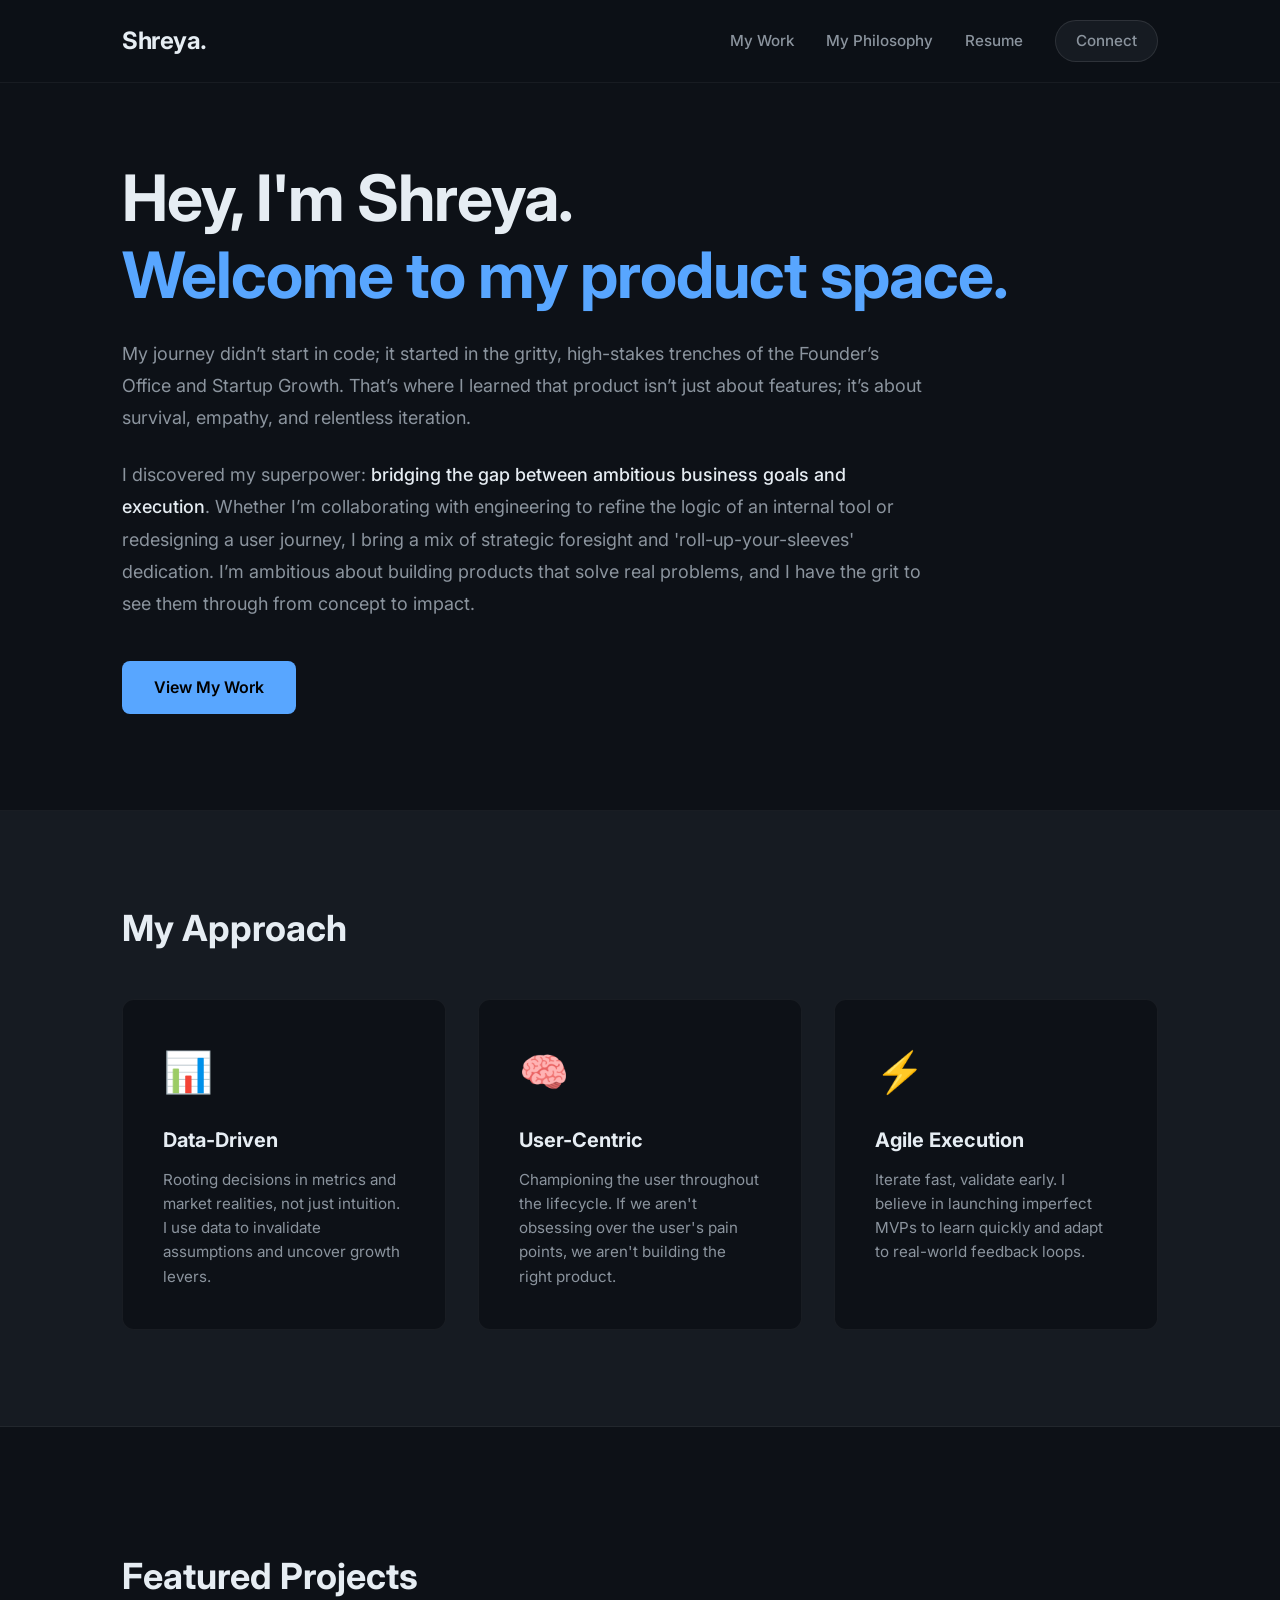
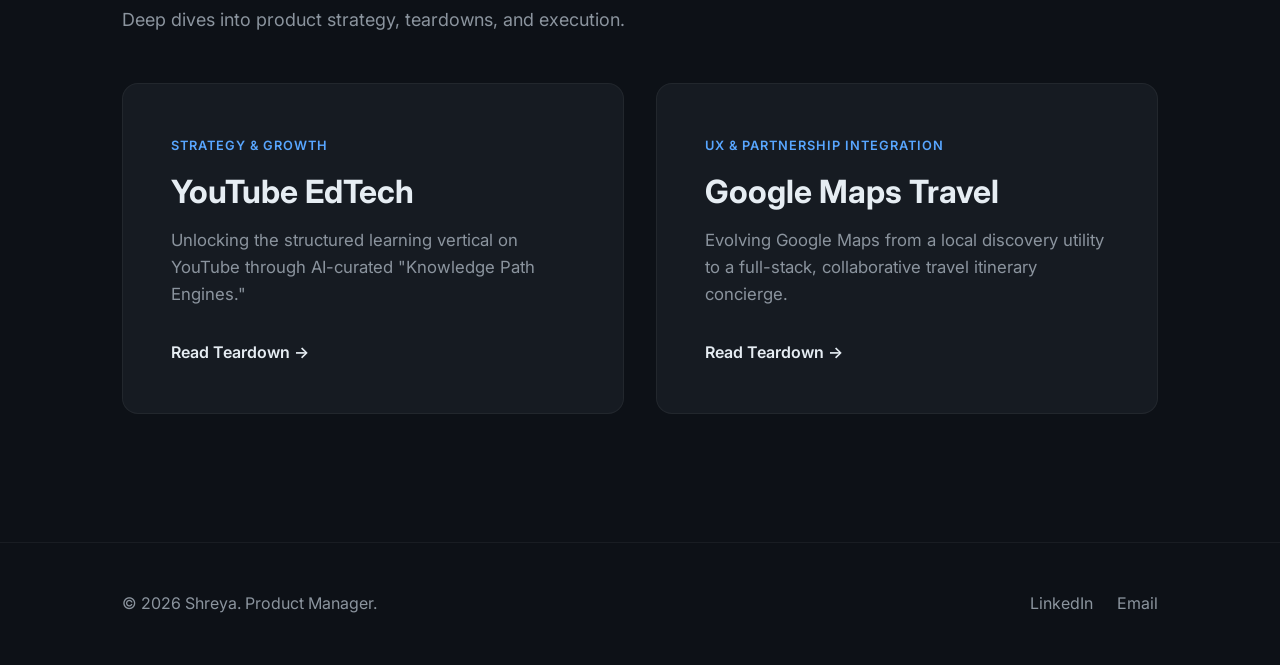
<file: index.html>
<!DOCTYPE html>
<html lang="en">
<head>
  <meta charset="UTF-8">
  <meta name="viewport" content="width=device-width, initial-scale=1.0">
  <title>Shreya | Product Manager</title>
  <meta name="description" content="Portfolio of Shreya. Bridging the gap between ambitious business goals and execution with data, user-centricity, and agile principles.">
  <link rel="preconnect" href="https://fonts.googleapis.com">
  <link rel="preconnect" href="https://fonts.gstatic.com" crossorigin>
  <link href="https://fonts.googleapis.com/css2?family=Inter:wght@300;400;500;700&display=swap" rel="stylesheet">
  <link href="css/styles.css" rel="stylesheet">
</head>
<body>

  <!-- Sticky Header -->
  <header class="sticky-header">
    <div class="container header-container">
      <div class="logo">Shreya.</div>
      <nav class="nav-links">
        <a href="#work">My Work</a>
        <a href="#philosophy">My Philosophy</a>
        <a href="#resume">Resume</a>
        <a href="#connect" class="nav-cta">Connect</a>
      </nav>
    </div>
  </header>

  <!-- Hero Section -->
  <section class="hero-section">
    <div class="container hero-container">
      <h1 class="hero-title">Hey, I'm Shreya.<br><span class="hero-accent">Welcome to my product space.</span></h1>
      <p class="hero-bio">
        My journey didn’t start in code; it started in the gritty, high-stakes trenches of the Founder’s Office and Startup Growth. That’s where I learned that product isn’t just about features; it’s about survival, empathy, and relentless iteration.
      </p>
      <p class="hero-bio">
        I discovered my superpower: <strong>bridging the gap between ambitious business goals and execution</strong>. Whether I’m collaborating with engineering to refine the logic of an internal tool or redesigning a user journey, I bring a mix of strategic foresight and 'roll-up-your-sleeves' dedication. I’m ambitious about building products that solve real problems, and I have the grit to see them through from concept to impact.
      </p>
      <a href="#work" class="btn btn-primary">View My Work</a>
    </div>
  </section>

  <!-- My Approach Section -->
  <section id="philosophy" class="approach-section">
    <div class="container">
      <h2 class="section-title">My Approach</h2>
      <div class="grid-3">
        <!-- Tile 1 -->
        <div class="approach-tile">
          <div class="tile-icon">📊</div>
          <h3>Data-Driven</h3>
          <p>Rooting decisions in metrics and market realities, not just intuition. I use data to invalidate assumptions and uncover growth levers.</p>
        </div>
        <!-- Tile 2 -->
        <div class="approach-tile">
          <div class="tile-icon">🧠</div>
          <h3>User-Centric</h3>
          <p>Championing the user throughout the lifecycle. If we aren't obsessing over the user's pain points, we aren't building the right product.</p>
        </div>
        <!-- Tile 3 -->
        <div class="approach-tile">
          <div class="tile-icon">⚡</div>
          <h3>Agile Execution</h3>
          <p>Iterate fast, validate early. I believe in launching imperfect MVPs to learn quickly and adapt to real-world feedback loops.</p>
        </div>
      </div>
    </div>
  </section>

  <!-- Featured Projects Section -->
  <section id="work" class="projects-section">
    <div class="container">
      <h2 class="section-title">Featured Projects</h2>
      <p class="section-subtitle">Deep dives into product strategy, teardowns, and execution.</p>
      
      <div class="grid-2">
        <!-- Project 1 -->
        <a href="projects/youtube-edtech.html" class="project-card">
          <div class="project-content">
            <span class="project-tag">Strategy & Growth</span>
            <h3 class="project-title">YouTube EdTech</h3>
            <p class="project-desc">Unlocking the structured learning vertical on YouTube through AI-curated "Knowledge Path Engines."</p>
            <div class="project-link">Read Teardown &rarr;</div>
          </div>
        </a>

        <!-- Project 2 -->
        <a href="projects/google-maps-travel.html" class="project-card">
          <div class="project-content">
            <span class="project-tag">UX & Partnership Integration</span>
            <h3 class="project-title">Google Maps Travel</h3>
            <p class="project-desc">Evolving Google Maps from a local discovery utility to a full-stack, collaborative travel itinerary concierge.</p>
            <div class="project-link">Read Teardown &rarr;</div>
          </div>
        </a>
      </div>
    </div>
  </section>

  <!-- Footer -->
  <footer id="connect" class="site-footer">
    <div class="container footer-container">
      <div class="footer-copy">© 2026 Shreya. Product Manager.</div>
      <div class="footer-links">
        <a href="#">LinkedIn</a>
        <a href="#">Email</a>
      </div>
    </div>
  </footer>

  <script src="js/scripts.js"></script>
</body>
</html>
</file>
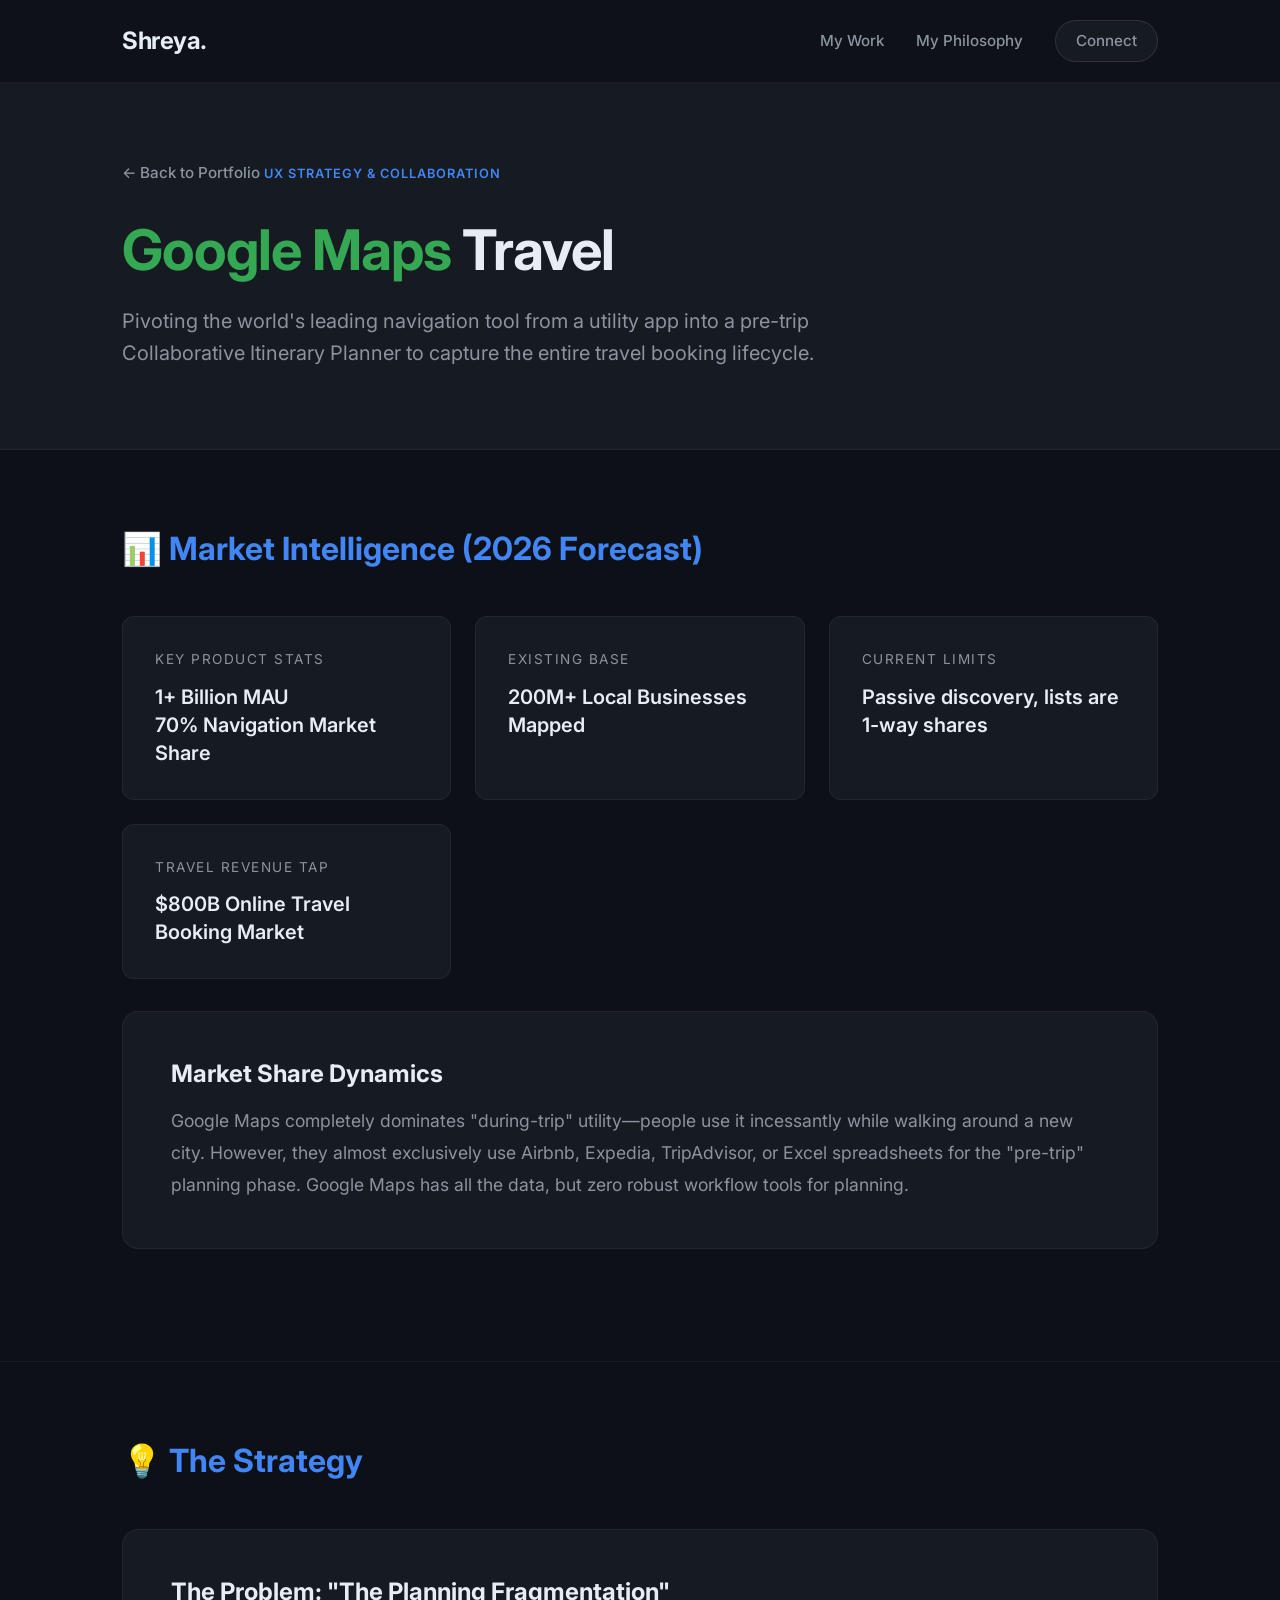
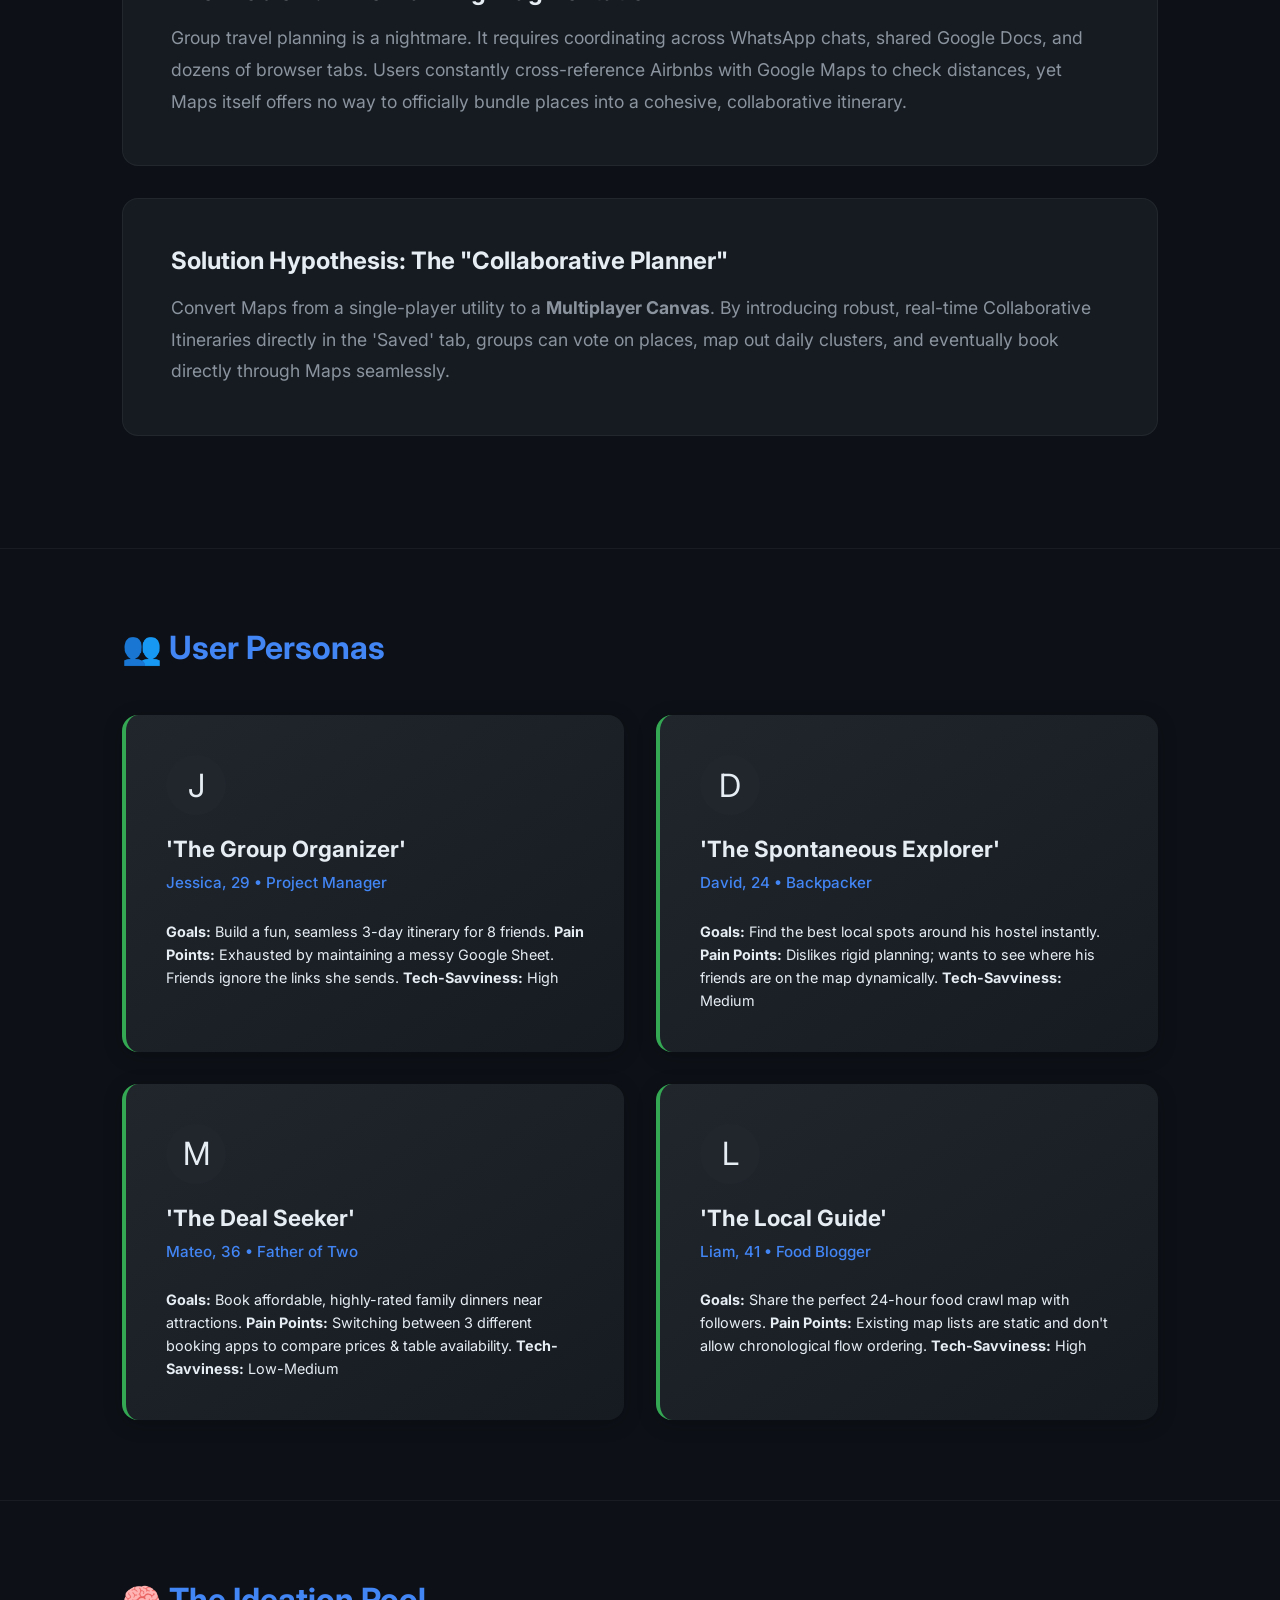
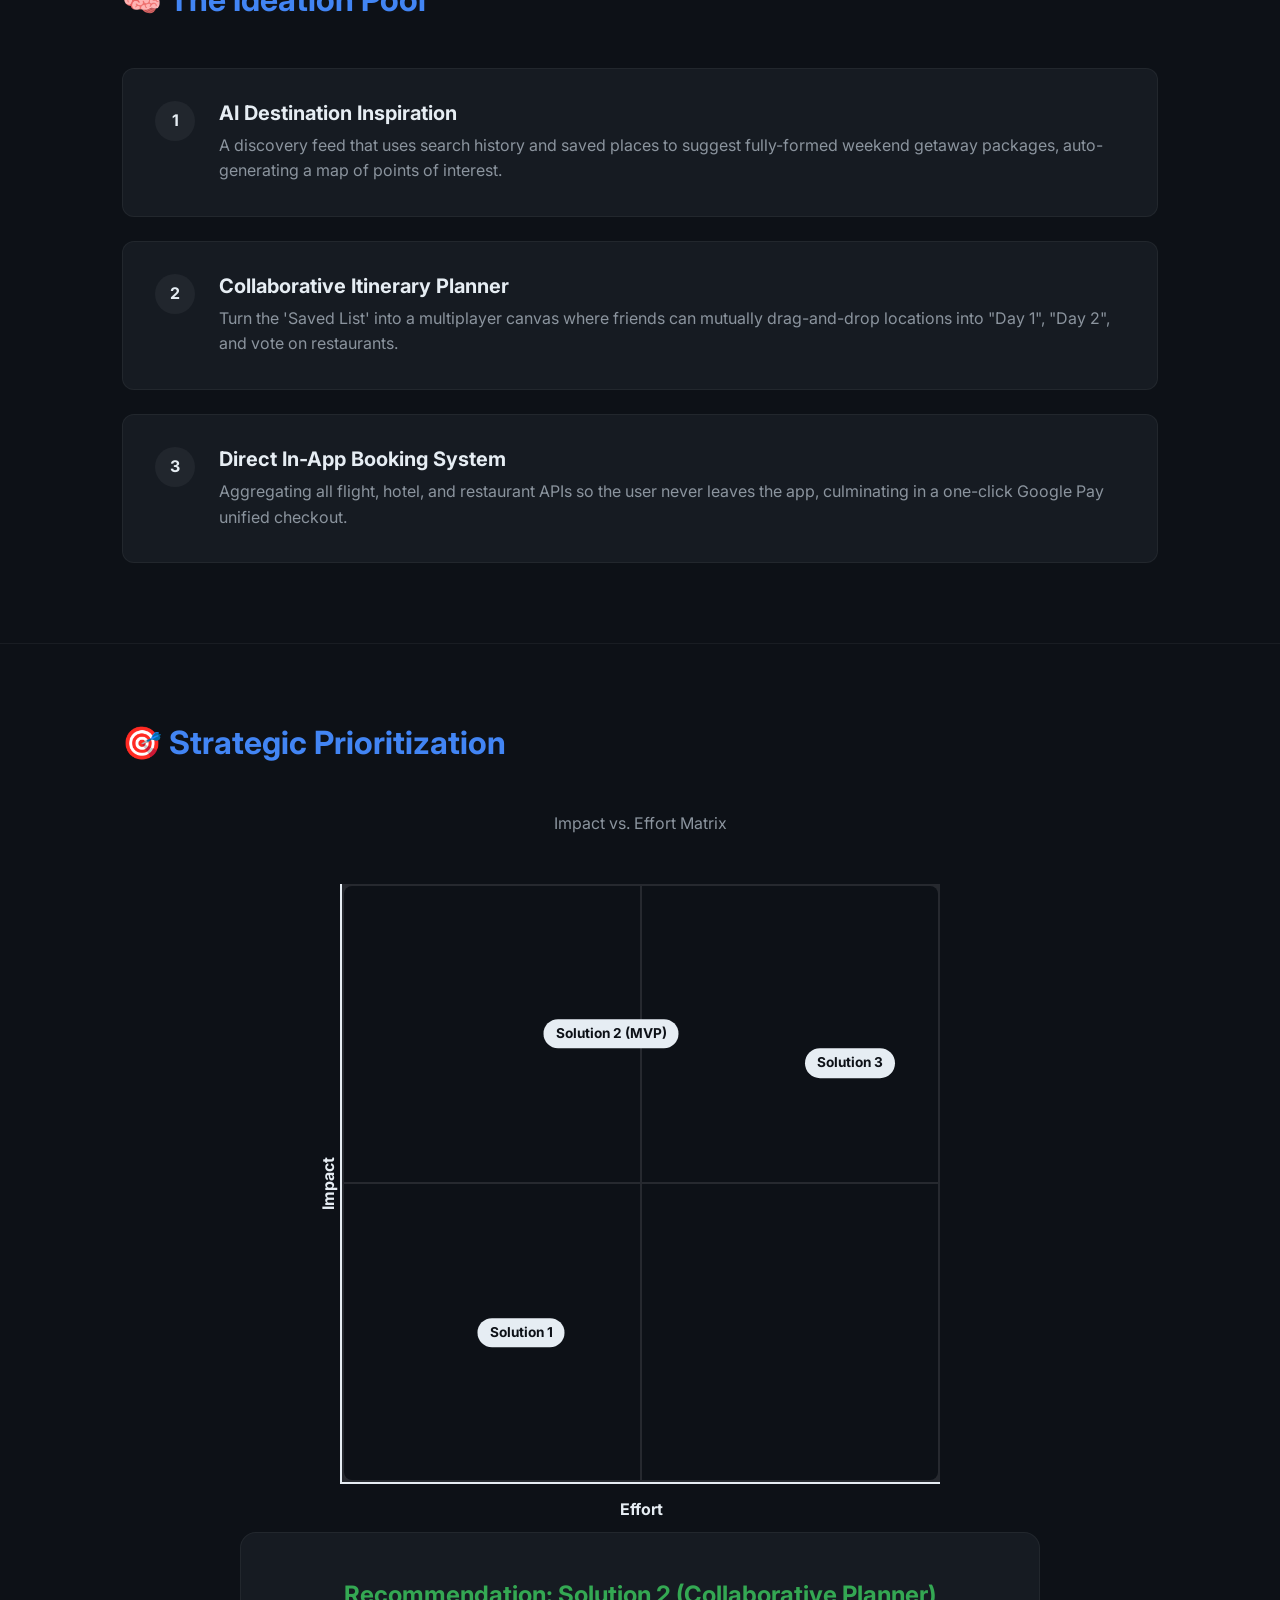
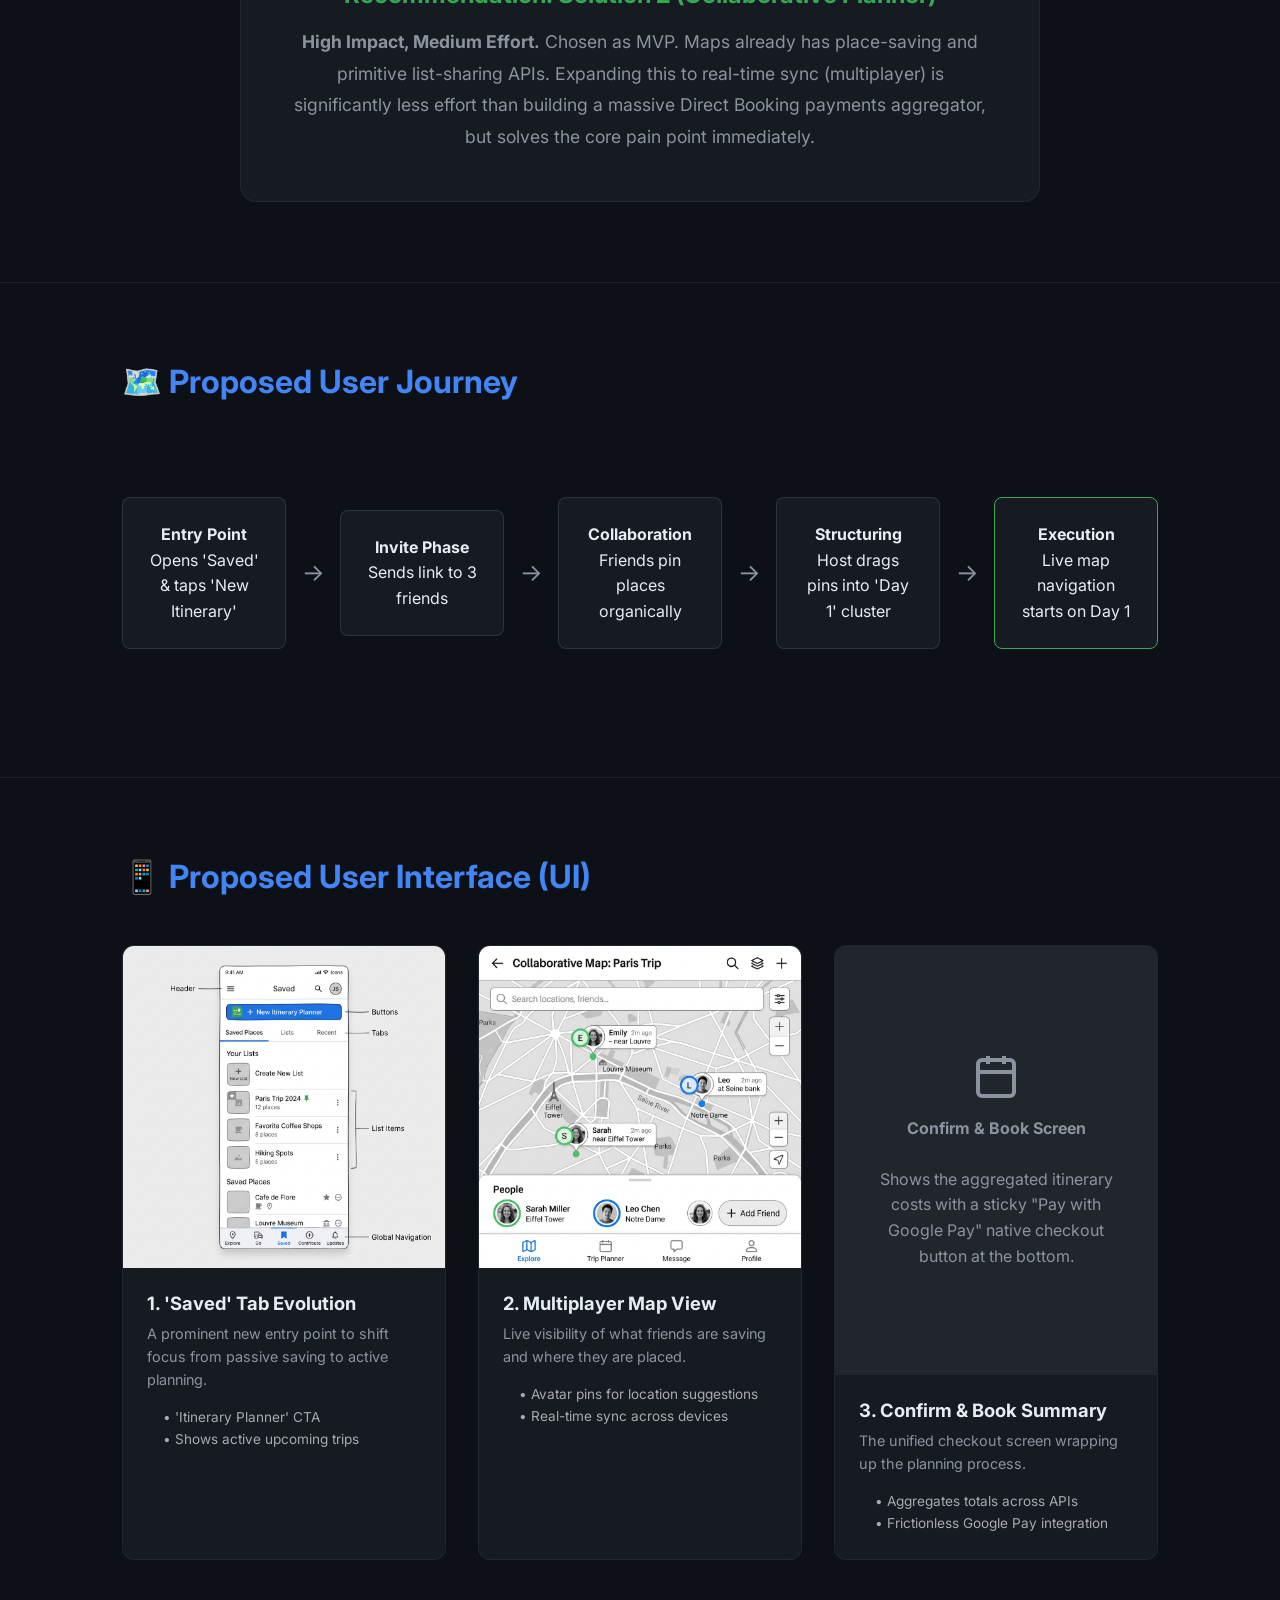
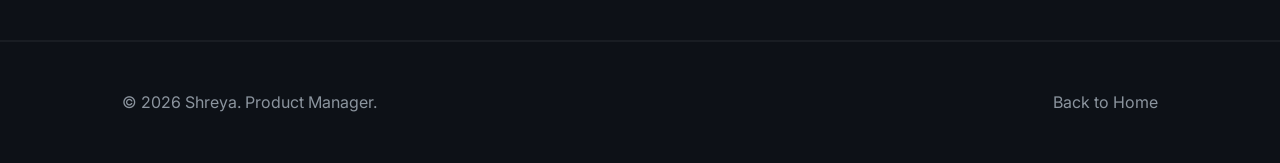
<file: projects/google-maps-travel.html>
<!DOCTYPE html>
<html lang="en">
<head>
  <meta charset="UTF-8">
  <meta name="viewport" content="width=device-width, initial-scale=1.0">
  <title>Google Maps Travel | Shreya Product Portfolio</title>
  <link href="https://fonts.googleapis.com/css2?family=Inter:wght@300;400;500;700&display=swap" rel="stylesheet">
  <link href="../css/styles.css" rel="stylesheet">
  <link href="../css/project.css" rel="stylesheet">
</head>
<body class="brand-maps">

  <!-- Sticky Header -->
  <header class="sticky-header">
    <div class="container header-container">
      <div class="logo"><a href="../index.html">Shreya.</a></div>
      <nav class="nav-links">
        <a href="../index.html#work">My Work</a>
        <a href="../index.html#philosophy">My Philosophy</a>
        <a href="../index.html#connect" class="nav-cta">Connect</a>
      </nav>
    </div>
  </header>

  <!-- Project Hero -->
  <section class="project-hero">
    <div class="container">
      <a href="../index.html#work" class="back-link">&larr; Back to Portfolio</a>
      <div class="project-tag">UX Strategy & Collaboration</div>
      <h1><span class="accent-text">Google Maps</span> Travel</h1>
      <p class="project-lead">Pivoting the world's leading navigation tool from a utility app into a pre-trip Collaborative Itinerary Planner to capture the entire travel booking lifecycle.</p>
    </div>
  </section>

  <!-- Market Intelligence -->
  <section class="content-section">
    <div class="container">
      <h2>📊 Market Intelligence (2026 Forecast)</h2>
      <div class="data-grid">
        <div class="data-card">
          <div class="data-label">Key Product Stats</div>
          <div class="data-value">1+ Billion MAU<br>70% Navigation Market Share</div>
        </div>
        <div class="data-card">
          <div class="data-label">Existing Base</div>
          <div class="data-value">200M+ Local Businesses Mapped</div>
        </div>
        <div class="data-card">
          <div class="data-label">Current Limits</div>
          <div class="data-value">Passive discovery, lists are 1-way shares</div>
        </div>
        <div class="data-card">
          <div class="data-label">Travel Revenue Tap</div>
          <div class="data-value">$800B Online Travel Booking Market</div>
        </div>
      </div>
      
      <div class="strategy-block" style="margin-top: 2rem;">
        <h3>Market Share Dynamics</h3>
        <p>Google Maps completely dominates "during-trip" utility—people use it incessantly while walking around a new city. However, they almost exclusively use Airbnb, Expedia, TripAdvisor, or Excel spreadsheets for the "pre-trip" planning phase. Google Maps has all the data, but zero robust workflow tools for planning.</p>
      </div>
    </div>
  </section>

  <!-- Context & Strategy -->
  <section class="content-section bg-alt">
    <div class="container">
      <h2>💡 The Strategy</h2>
      
      <div class="strategy-block">
        <h3>The Problem: "The Planning Fragmentation"</h3>
        <p>Group travel planning is a nightmare. It requires coordinating across WhatsApp chats, shared Google Docs, and dozens of browser tabs. Users constantly cross-reference Airbnbs with Google Maps to check distances, yet Maps itself offers no way to officially bundle places into a cohesive, collaborative itinerary.</p>
      </div>

      <div class="impact-block">
        <h3>Solution Hypothesis: The "Collaborative Planner"</h3>
        <p>Convert Maps from a single-player utility to a <strong>Multiplayer Canvas</strong>. By introducing robust, real-time Collaborative Itineraries directly in the 'Saved' tab, groups can vote on places, map out daily clusters, and eventually book directly through Maps seamlessly.</p>
      </div>
    </div>
  </section>

  <!-- 1. Expanded User Personas -->
  <section class="content-section">
    <div class="container">
      <h2>👥 User Personas</h2>
      
      <div class="persona-grid">
        <!-- Persona 1 -->
        <div class="persona-card">
          <div class="persona-avatar">J</div>
          <div class="persona-header">
            <div class="persona-title">'The Group Organizer'</div>
            <div class="persona-demographic">Jessica, 29 • Project Manager</div>
          </div>
          <div class="persona-details">
            <strong>Goals:</strong> Build a fun, seamless 3-day itinerary for 8 friends.
            <strong>Pain Points:</strong> Exhausted by maintaining a messy Google Sheet. Friends ignore the links she sends.
            <strong>Tech-Savviness:</strong> High
          </div>
        </div>

        <!-- Persona 2 -->
        <div class="persona-card">
          <div class="persona-avatar">D</div>
          <div class="persona-header">
            <div class="persona-title">'The Spontaneous Explorer'</div>
            <div class="persona-demographic">David, 24 • Backpacker</div>
          </div>
          <div class="persona-details">
            <strong>Goals:</strong> Find the best local spots around his hostel instantly.
            <strong>Pain Points:</strong> Dislikes rigid planning; wants to see where his friends are on the map dynamically.
            <strong>Tech-Savviness:</strong> Medium
          </div>
        </div>
        
        <!-- Persona 3 -->
        <div class="persona-card">
          <div class="persona-avatar">M</div>
          <div class="persona-header">
            <div class="persona-title">'The Deal Seeker'</div>
            <div class="persona-demographic">Mateo, 36 • Father of Two</div>
          </div>
          <div class="persona-details">
            <strong>Goals:</strong> Book affordable, highly-rated family dinners near attractions.
            <strong>Pain Points:</strong> Switching between 3 different booking apps to compare prices & table availability.
            <strong>Tech-Savviness:</strong> Low-Medium
          </div>
        </div>
        
        <!-- Persona 4 -->
        <div class="persona-card">
          <div class="persona-avatar">L</div>
          <div class="persona-header">
            <div class="persona-title">'The Local Guide'</div>
            <div class="persona-demographic">Liam, 41 • Food Blogger</div>
          </div>
          <div class="persona-details">
            <strong>Goals:</strong> Share the perfect 24-hour food crawl map with followers.
            <strong>Pain Points:</strong> Existing map lists are static and don't allow chronological flow ordering.
            <strong>Tech-Savviness:</strong> High
          </div>
        </div>
      </div>
    </div>
  </section>

  <!-- 2. Ideation & Solutioning -->
  <section class="content-section bg-alt">
    <div class="container">
      <h2>🧠 The Ideation Pool</h2>
      <div class="ideation-pool">
        <div class="ideation-item">
          <div class="ideation-number">1</div>
          <div class="ideation-content">
            <h3>AI Destination Inspiration</h3>
            <p>A discovery feed that uses search history and saved places to suggest fully-formed weekend getaway packages, auto-generating a map of points of interest.</p>
          </div>
        </div>
        
        <div class="ideation-item">
          <div class="ideation-number">2</div>
          <div class="ideation-content">
            <h3>Collaborative Itinerary Planner</h3>
            <p>Turn the 'Saved List' into a multiplayer canvas where friends can mutually drag-and-drop locations into "Day 1", "Day 2", and vote on restaurants.</p>
          </div>
        </div>
        
        <div class="ideation-item">
          <div class="ideation-number">3</div>
          <div class="ideation-content">
            <h3>Direct In-App Booking System</h3>
            <p>Aggregating all flight, hotel, and restaurant APIs so the user never leaves the app, culminating in a one-click Google Pay unified checkout.</p>
          </div>
        </div>
      </div>
    </div>
  </section>

  <!-- 3. Prioritization Framework -->
  <section class="content-section">
    <div class="container">
      <h2>🎯 Strategic Prioritization</h2>
      <p style="text-align: center; color: var(--text-secondary); margin-bottom: 2rem;">Impact vs. Effort Matrix</p>
      
      <div class="matrix-container">
        <div class="matrix">
          <div class="matrix-quadrant q2"></div> <!-- High Impact, Low Effort -->
          <div class="matrix-quadrant q1"></div> <!-- High Impact, High Effort -->
          <div class="matrix-quadrant q3"></div> <!-- Low Impact, Low Effort -->
          <div class="matrix-quadrant q4"></div> <!-- Low Impact, High Effort -->
          
          <div class="matrix-point" style="top: 30%; left: 85%;">Solution 3</div>
          <div class="matrix-point" style="top: 25%; left: 45%;">Solution 2 (MVP)</div>
          <div class="matrix-point" style="top: 75%; left: 30%;">Solution 1</div>
        </div>
      </div>
      
      <div class="impact-block" style="text-align: center; max-width: 800px; margin: 0 auto;">
        <h3 class="accent-text">Recommendation: Solution 2 (Collaborative Planner)</h3>
        <p><strong>High Impact, Medium Effort.</strong> Chosen as MVP. Maps already has place-saving and primitive list-sharing APIs. Expanding this to real-time sync (multiplayer) is significantly less effort than building a massive Direct Booking payments aggregator, but solves the core pain point immediately.</p>
      </div>
    </div>
  </section>

  <!-- 4. Proposed User Journey -->
  <section class="content-section bg-alt">
    <div class="container">
      <h2>🗺️ Proposed User Journey</h2>
      
      <div class="journey-flowchart">
        <div class="journey-step">
          <strong>Entry Point</strong><br>
          Opens 'Saved' & taps 'New Itinerary'
        </div>
        <div class="journey-arrow">&rarr;</div>
        <div class="journey-step">
          <strong>Invite Phase</strong><br>
          Sends link to 3 friends
        </div>
        <div class="journey-arrow">&rarr;</div>
        <div class="journey-step">
          <strong>Collaboration</strong><br>
          Friends pin places organically
        </div>
        <div class="journey-arrow">&rarr;</div>
        <div class="journey-step">
          <strong>Structuring</strong><br>
          Host drags pins into 'Day 1' cluster
        </div>
        <div class="journey-arrow">&rarr;</div>
        <div class="journey-step" style="border-color: #34A853;">
          <strong>Execution</strong><br>
          Live map navigation starts on Day 1
        </div>
      </div>
    </div>
  </section>

  <!-- 5. Proposed UI -->
  <section class="content-section">
    <div class="container">
      <h2>📱 Proposed User Interface (UI)</h2>
      
      <div class="ui-gallery">
        <div class="ui-mockup">
          <img src="../images/maps_saved_itinerary_1775922843146.png" alt="Google Maps Saved Tab with Itinerary Planner">
          <div class="ui-mockup-info">
            <h3>1. 'Saved' Tab Evolution</h3>
            <p>A prominent new entry point to shift focus from passive saving to active planning.</p>
            <div class="ui-mockup-pointers">
              &bull; 'Itinerary Planner' CTA<br>
              &bull; Shows active upcoming trips
            </div>
          </div>
        </div>
        
        <div class="ui-mockup">
          <img src="../images/maps_collab_view_1775922959081.png" alt="Google Maps Collaborative View">
          <div class="ui-mockup-info">
            <h3>2. Multiplayer Map View</h3>
            <p>Live visibility of what friends are saving and where they are placed.</p>
            <div class="ui-mockup-pointers">
              &bull; Avatar pins for location suggestions<br>
              &bull; Real-time sync across devices
            </div>
          </div>
        </div>
        
        <div class="ui-mockup">
          <div style="width:100%; aspect-ratio:3/4; background:var(--surface-hover); display:flex; flex-direction:column; align-items:center; justify-content:center; padding:2rem; text-align:center; color:var(--text-secondary);">
            <svg viewBox="0 0 24 24" style="width:48px;height:48px;stroke:currentColor;stroke-width:2;fill:none;margin-bottom:1rem;"><rect x="3" y="4" width="18" height="18" rx="2" ry="2"></rect><line x1="16" y1="2" x2="16" y2="6"></line><line x1="8" y1="2" x2="8" y2="6"></line><line x1="3" y1="10" x2="21" y2="10"></line></svg>
            <p><strong>Confirm & Book Screen</strong><br><br>Shows the aggregated itinerary costs with a sticky "Pay with Google Pay" native checkout button at the bottom.</p>
          </div>
          <div class="ui-mockup-info">
            <h3>3. Confirm & Book Summary</h3>
            <p>The unified checkout screen wrapping up the planning process.</p>
            <div class="ui-mockup-pointers">
              &bull; Aggregates totals across APIs<br>
              &bull; Frictionless Google Pay integration
            </div>
          </div>
        </div>
      </div>
    </div>
  </section>

  <!-- Footer -->
  <footer class="site-footer">
    <div class="container footer-container">
      <div class="footer-copy">© 2026 Shreya. Product Manager.</div>
      <div class="footer-links">
        <a href="../index.html">Back to Home</a>
      </div>
    </div>
  </footer>

  <script src="../js/scripts.js"></script>
</body>
</html>
</file>
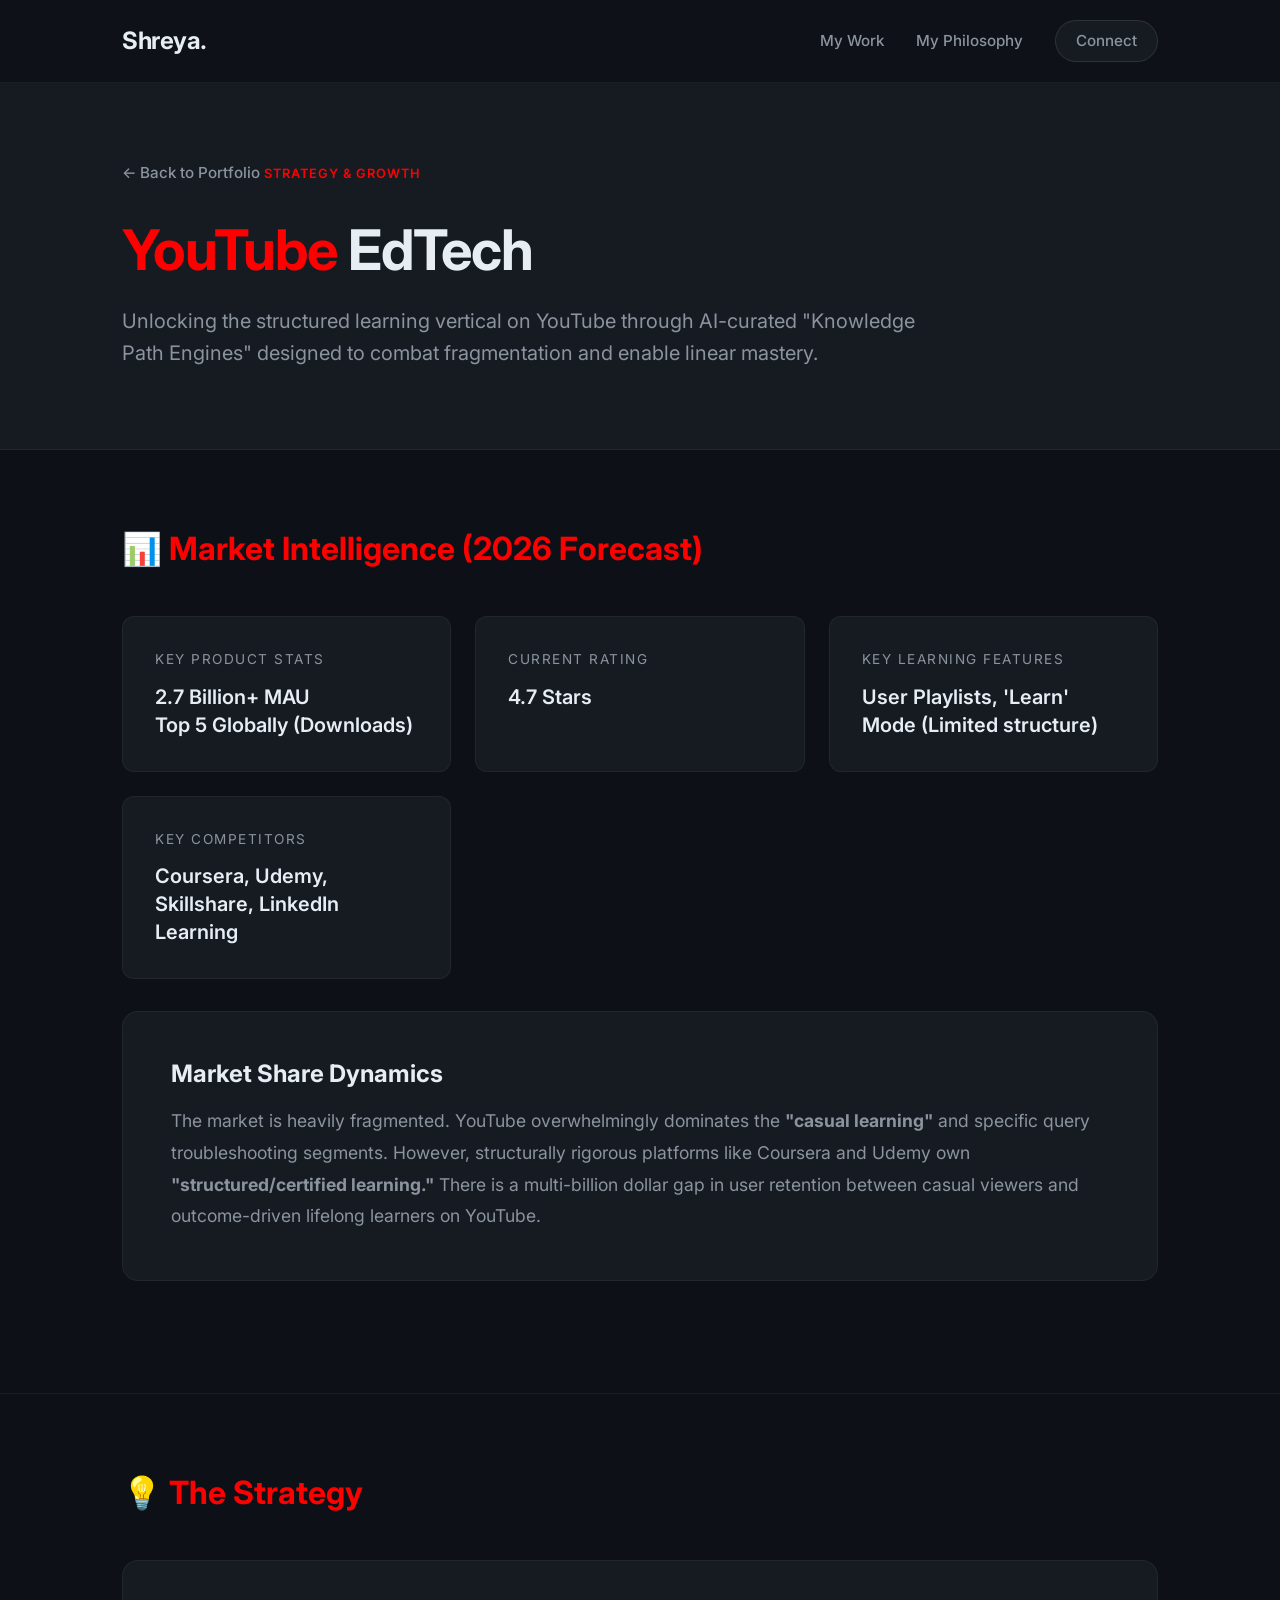
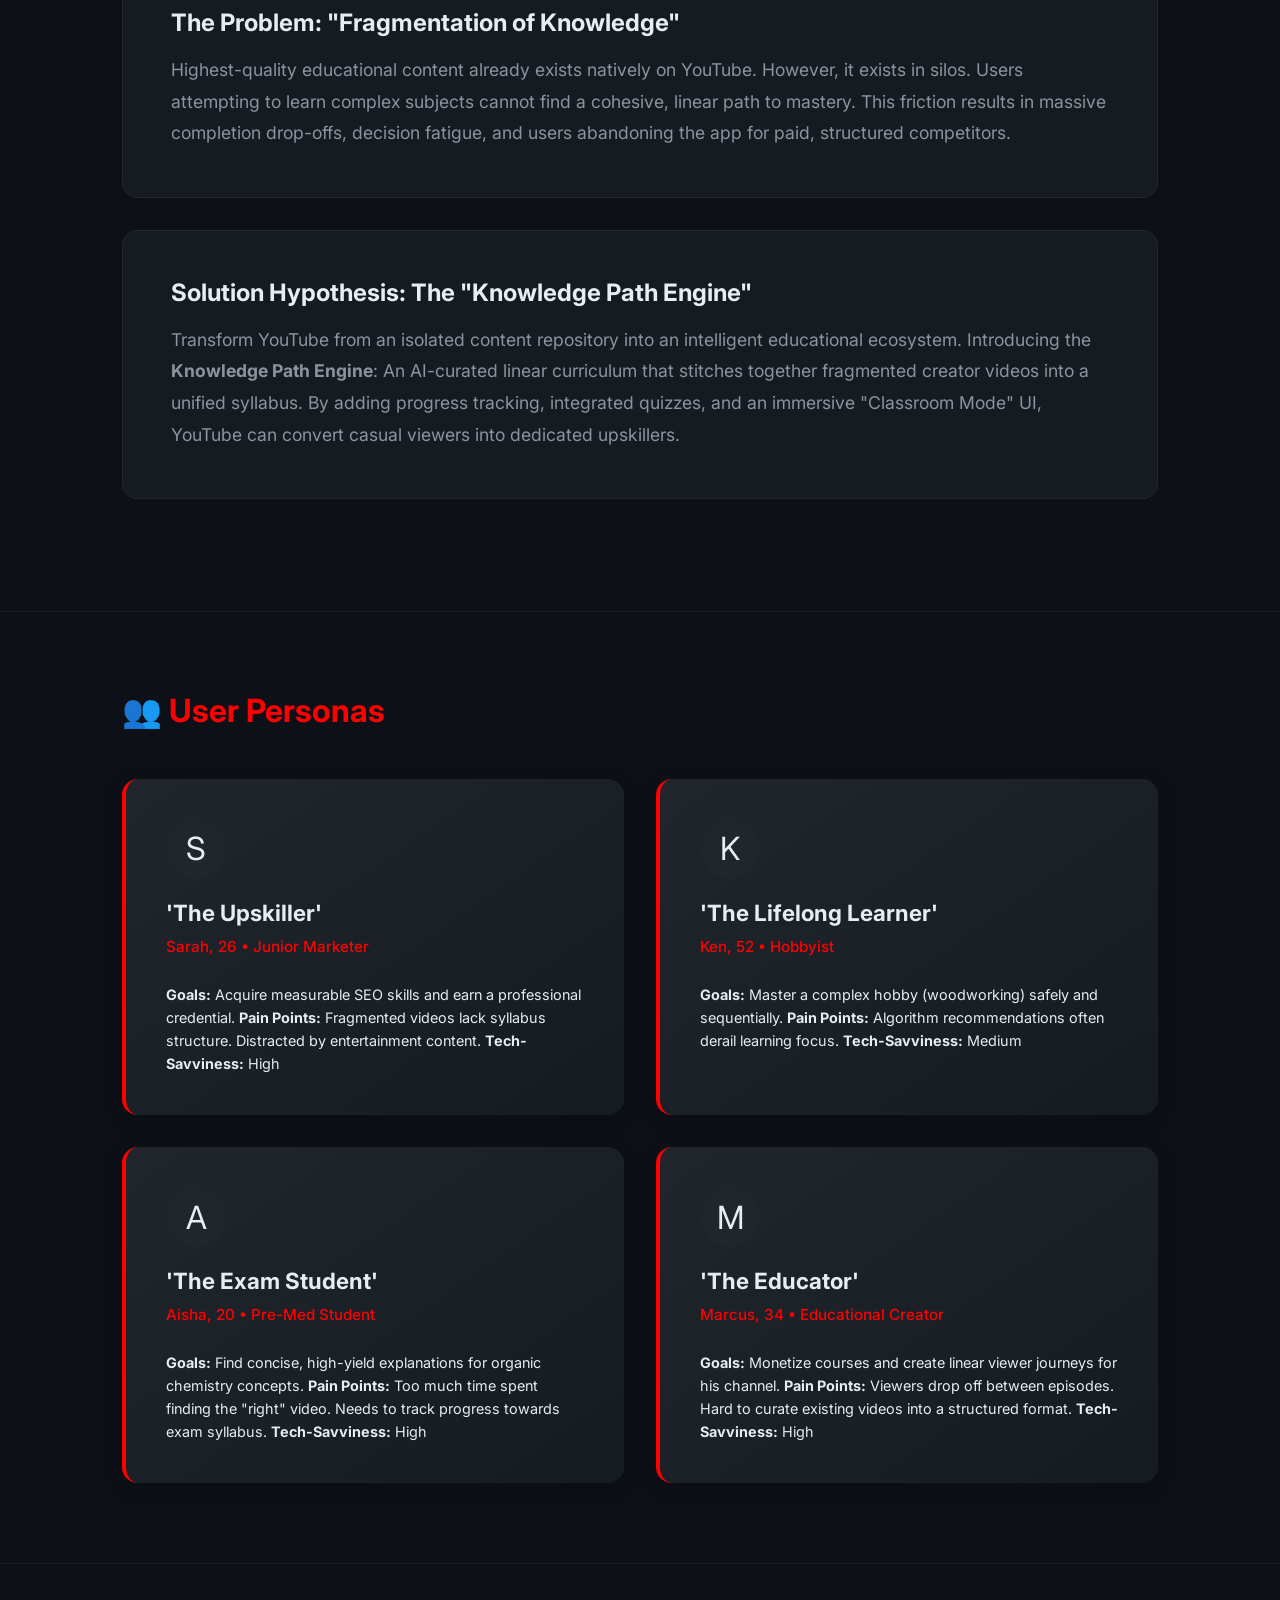
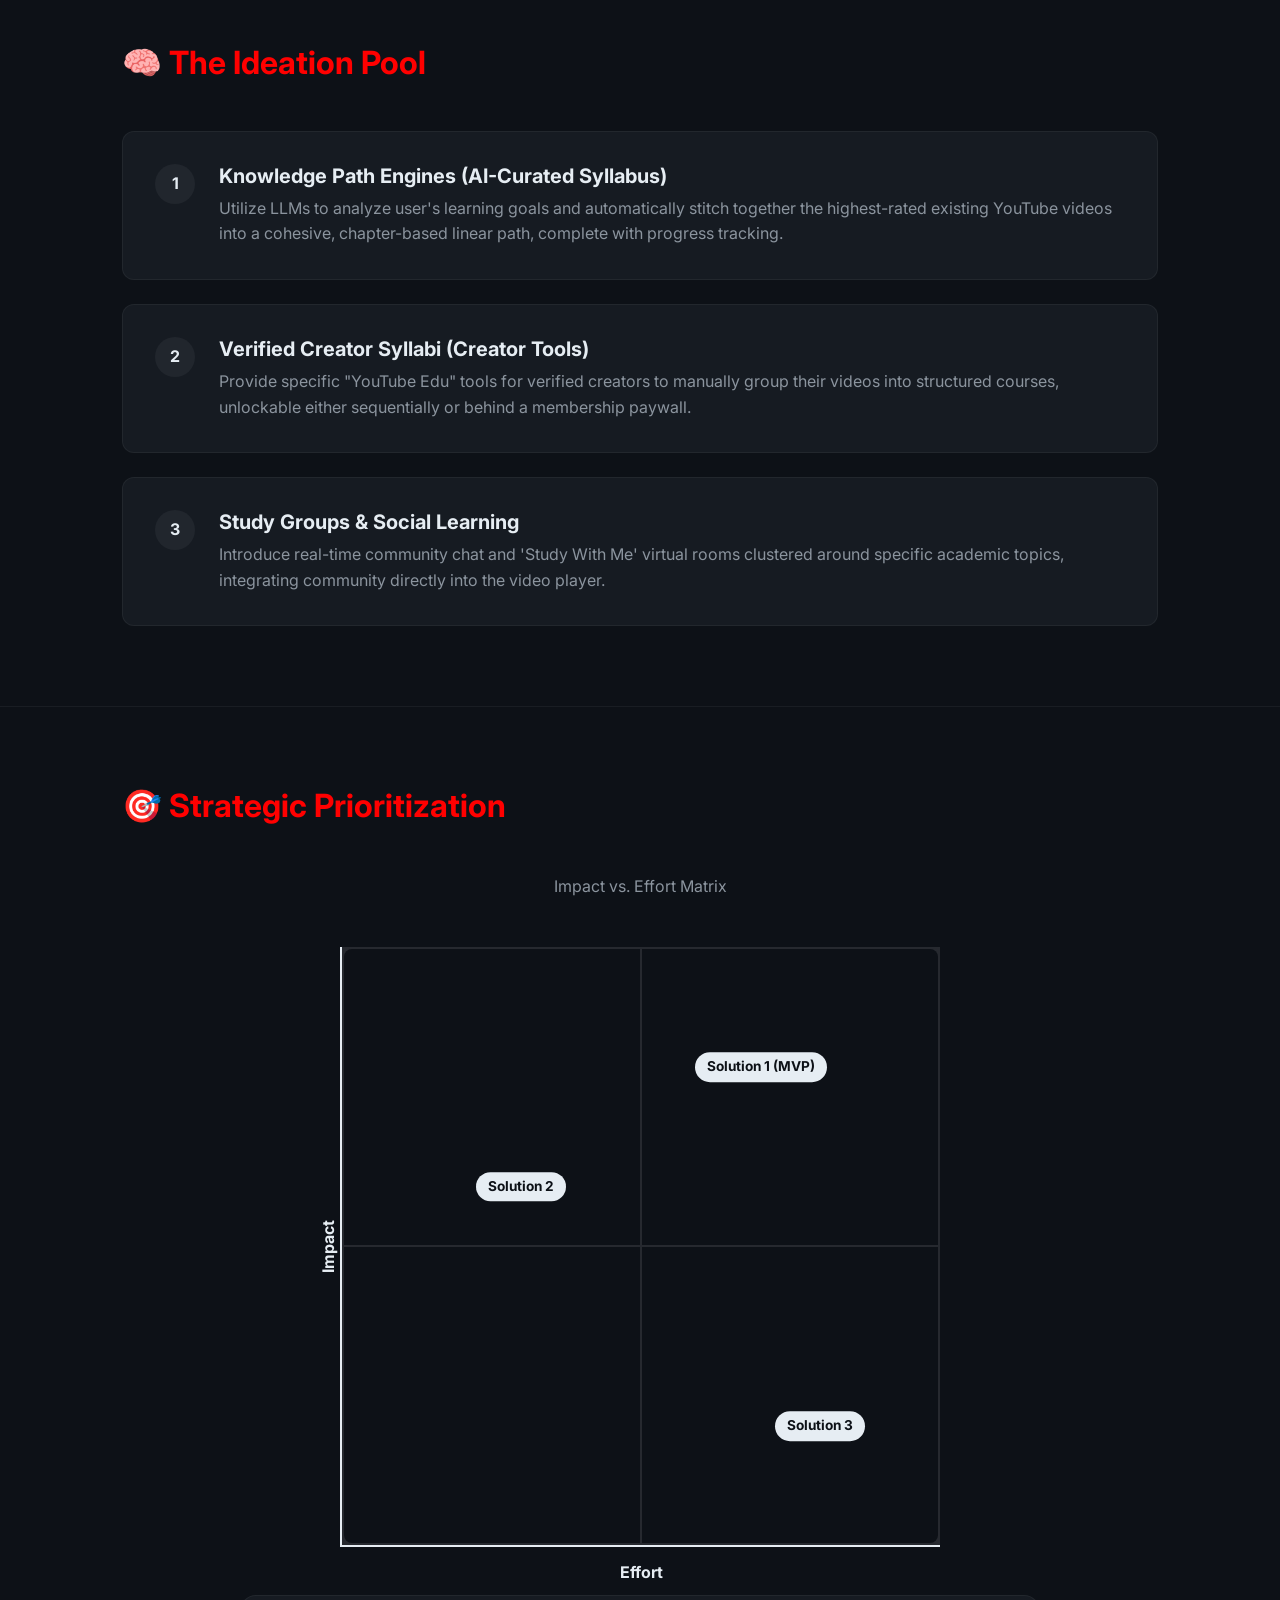
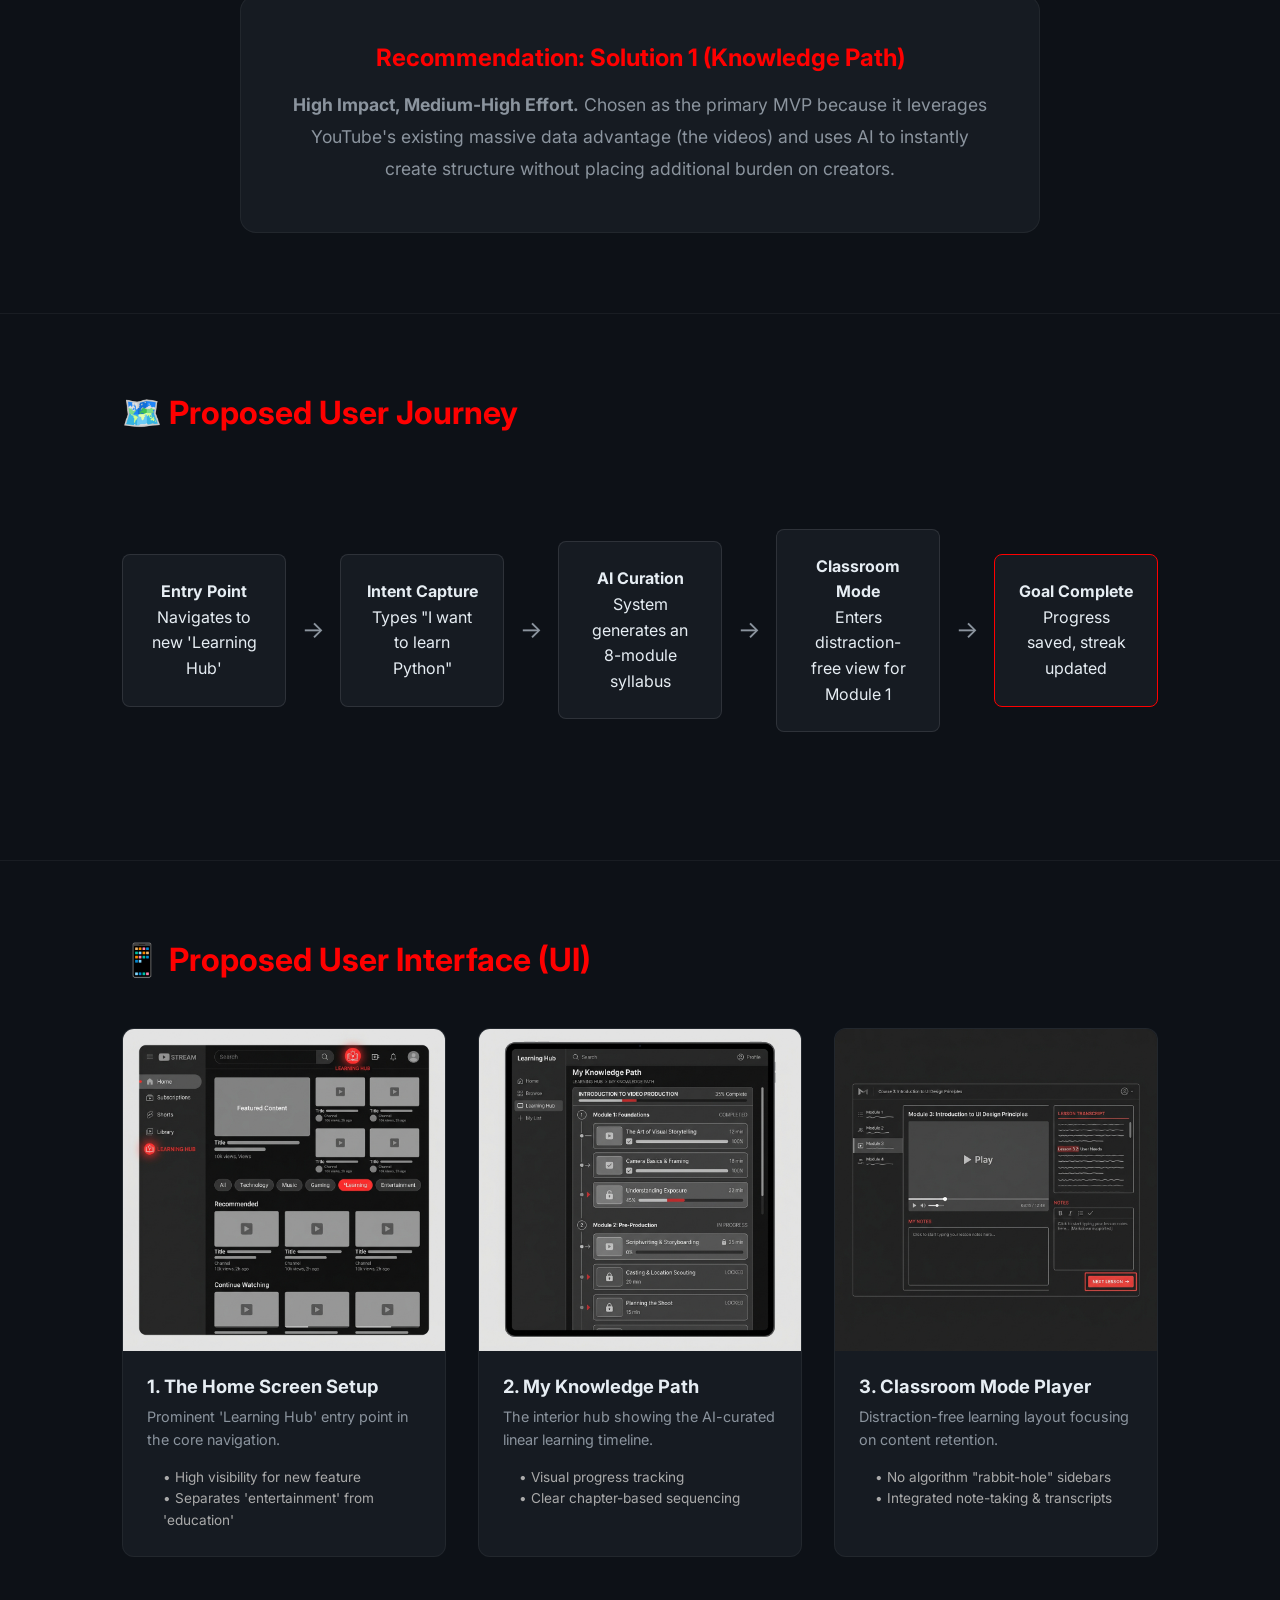
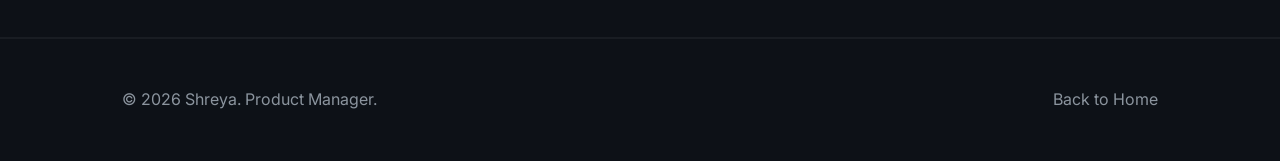
<file: projects/youtube-edtech.html>
<!DOCTYPE html>
<html lang="en">
<head>
  <meta charset="UTF-8">
  <meta name="viewport" content="width=device-width, initial-scale=1.0">
  <title>YouTube EdTech | Shreya Product Portfolio</title>
  <link href="https://fonts.googleapis.com/css2?family=Inter:wght@300;400;500;700&display=swap" rel="stylesheet">
  <link href="../css/styles.css" rel="stylesheet">
  <link href="../css/project.css" rel="stylesheet">
</head>
<body class="brand-youtube">

  <!-- Sticky Header -->
  <header class="sticky-header">
    <div class="container header-container">
      <div class="logo"><a href="../index.html">Shreya.</a></div>
      <nav class="nav-links">
        <a href="../index.html#work">My Work</a>
        <a href="../index.html#philosophy">My Philosophy</a>
        <a href="../index.html#connect" class="nav-cta">Connect</a>
      </nav>
    </div>
  </header>

  <!-- Project Hero -->
  <section class="project-hero">
    <div class="container">
      <a href="../index.html#work" class="back-link">&larr; Back to Portfolio</a>
      <div class="project-tag">Strategy & Growth</div>
      <h1><span class="accent-text">YouTube</span> EdTech</h1>
      <p class="project-lead">Unlocking the structured learning vertical on YouTube through AI-curated "Knowledge Path Engines" designed to combat fragmentation and enable linear mastery.</p>
    </div>
  </section>

  <!-- Market Intelligence -->
  <section class="content-section">
    <div class="container">
      <h2>📊 Market Intelligence (2026 Forecast)</h2>
      <div class="data-grid">
        <div class="data-card">
          <div class="data-label">Key Product Stats</div>
          <div class="data-value">2.7 Billion+ MAU<br>Top 5 Globally (Downloads)</div>
        </div>
        <div class="data-card">
          <div class="data-label">Current Rating</div>
          <div class="data-value">4.7 Stars</div>
        </div>
        <div class="data-card">
          <div class="data-label">Key Learning Features</div>
          <div class="data-value">User Playlists, 'Learn' Mode (Limited structure)</div>
        </div>
        <div class="data-card">
          <div class="data-label">Key Competitors</div>
          <div class="data-value">Coursera, Udemy, Skillshare, LinkedIn Learning</div>
        </div>
      </div>
      
      <div class="strategy-block" style="margin-top: 2rem;">
        <h3>Market Share Dynamics</h3>
        <p>The market is heavily fragmented. YouTube overwhelmingly dominates the <strong>"casual learning"</strong> and specific query troubleshooting segments. However, structurally rigorous platforms like Coursera and Udemy own <strong>"structured/certified learning."</strong> There is a multi-billion dollar gap in user retention between casual viewers and outcome-driven lifelong learners on YouTube.</p>
      </div>
    </div>
  </section>

  <!-- Context & Strategy -->
  <section class="content-section bg-alt">
    <div class="container">
      <h2>💡 The Strategy</h2>
      
      <div class="strategy-block">
        <h3>The Problem: "Fragmentation of Knowledge"</h3>
        <p>Highest-quality educational content already exists natively on YouTube. However, it exists in silos. Users attempting to learn complex subjects cannot find a cohesive, linear path to mastery. This friction results in massive completion drop-offs, decision fatigue, and users abandoning the app for paid, structured competitors.</p>
      </div>

      <div class="impact-block">
        <h3>Solution Hypothesis: The "Knowledge Path Engine"</h3>
        <p>Transform YouTube from an isolated content repository into an intelligent educational ecosystem. Introducing the <strong>Knowledge Path Engine</strong>: An AI-curated linear curriculum that stitches together fragmented creator videos into a unified syllabus. By adding progress tracking, integrated quizzes, and an immersive "Classroom Mode" UI, YouTube can convert casual viewers into dedicated upskillers.</p>
      </div>
    </div>
  </section>

  <!-- 1. Expanded User Personas -->
  <section class="content-section">
    <div class="container">
      <h2>👥 User Personas</h2>
      
      <div class="persona-grid">
        <!-- Persona 1 -->
        <div class="persona-card">
          <div class="persona-avatar">S</div>
          <div class="persona-header">
            <div class="persona-title">'The Upskiller'</div>
            <div class="persona-demographic">Sarah, 26 • Junior Marketer</div>
          </div>
          <div class="persona-details">
            <strong>Goals:</strong> Acquire measurable SEO skills and earn a professional credential.
            <strong>Pain Points:</strong> Fragmented videos lack syllabus structure. Distracted by entertainment content.
            <strong>Tech-Savviness:</strong> High
          </div>
        </div>

        <!-- Persona 2 -->
        <div class="persona-card">
          <div class="persona-avatar">K</div>
          <div class="persona-header">
            <div class="persona-title">'The Lifelong Learner'</div>
            <div class="persona-demographic">Ken, 52 • Hobbyist</div>
          </div>
          <div class="persona-details">
            <strong>Goals:</strong> Master a complex hobby (woodworking) safely and sequentially.
            <strong>Pain Points:</strong> Algorithm recommendations often derail learning focus.
            <strong>Tech-Savviness:</strong> Medium
          </div>
        </div>
        
        <!-- Persona 3 -->
        <div class="persona-card">
          <div class="persona-avatar">A</div>
          <div class="persona-header">
            <div class="persona-title">'The Exam Student'</div>
            <div class="persona-demographic">Aisha, 20 • Pre-Med Student</div>
          </div>
          <div class="persona-details">
            <strong>Goals:</strong> Find concise, high-yield explanations for organic chemistry concepts.
            <strong>Pain Points:</strong> Too much time spent finding the "right" video. Needs to track progress towards exam syllabus.
            <strong>Tech-Savviness:</strong> High
          </div>
        </div>
        
        <!-- Persona 4 -->
        <div class="persona-card">
          <div class="persona-avatar">M</div>
          <div class="persona-header">
            <div class="persona-title">'The Educator'</div>
            <div class="persona-demographic">Marcus, 34 • Educational Creator</div>
          </div>
          <div class="persona-details">
            <strong>Goals:</strong> Monetize courses and create linear viewer journeys for his channel.
            <strong>Pain Points:</strong> Viewers drop off between episodes. Hard to curate existing videos into a structured format.
            <strong>Tech-Savviness:</strong> High
          </div>
        </div>
      </div>
    </div>
  </section>

  <!-- 2. Ideation & Solutioning -->
  <section class="content-section bg-alt">
    <div class="container">
      <h2>🧠 The Ideation Pool</h2>
      <div class="ideation-pool">
        <div class="ideation-item">
          <div class="ideation-number">1</div>
          <div class="ideation-content">
            <h3>Knowledge Path Engines (AI-Curated Syllabus)</h3>
            <p>Utilize LLMs to analyze user's learning goals and automatically stitch together the highest-rated existing YouTube videos into a cohesive, chapter-based linear path, complete with progress tracking.</p>
          </div>
        </div>
        
        <div class="ideation-item">
          <div class="ideation-number">2</div>
          <div class="ideation-content">
            <h3>Verified Creator Syllabi (Creator Tools)</h3>
            <p>Provide specific "YouTube Edu" tools for verified creators to manually group their videos into structured courses, unlockable either sequentially or behind a membership paywall.</p>
          </div>
        </div>
        
        <div class="ideation-item">
          <div class="ideation-number">3</div>
          <div class="ideation-content">
            <h3>Study Groups & Social Learning</h3>
            <p>Introduce real-time community chat and 'Study With Me' virtual rooms clustered around specific academic topics, integrating community directly into the video player.</p>
          </div>
        </div>
      </div>
    </div>
  </section>

  <!-- 3. Prioritization Framework -->
  <section class="content-section">
    <div class="container">
      <h2>🎯 Strategic Prioritization</h2>
      <p style="text-align: center; color: var(--text-secondary); margin-bottom: 2rem;">Impact vs. Effort Matrix</p>
      
      <div class="matrix-container">
        <div class="matrix">
          <div class="matrix-quadrant q2"></div> <!-- High Impact, Low Effort -->
          <div class="matrix-quadrant q1"></div> <!-- High Impact, High Effort -->
          <div class="matrix-quadrant q3"></div> <!-- Low Impact, Low Effort -->
          <div class="matrix-quadrant q4"></div> <!-- Low Impact, High Effort -->
          
          <div class="matrix-point" style="top: 20%; left: 70%;">Solution 1 (MVP)</div>
          <div class="matrix-point" style="top: 40%; left: 30%;">Solution 2</div>
          <div class="matrix-point" style="top: 80%; left: 80%;">Solution 3</div>
        </div>
      </div>
      
      <div class="impact-block" style="text-align: center; max-width: 800px; margin: 0 auto;">
        <h3 class="accent-text">Recommendation: Solution 1 (Knowledge Path)</h3>
        <p><strong>High Impact, Medium-High Effort.</strong> Chosen as the primary MVP because it leverages YouTube's existing massive data advantage (the videos) and uses AI to instantly create structure without placing additional burden on creators.</p>
      </div>
    </div>
  </section>

  <!-- 4. Proposed User Journey -->
  <section class="content-section bg-alt">
    <div class="container">
      <h2>🗺️ Proposed User Journey</h2>
      
      <div class="journey-flowchart">
        <div class="journey-step">
          <strong>Entry Point</strong><br>
          Navigates to new 'Learning Hub'
        </div>
        <div class="journey-arrow">&rarr;</div>
        <div class="journey-step">
          <strong>Intent Capture</strong><br>
          Types "I want to learn Python"
        </div>
        <div class="journey-arrow">&rarr;</div>
        <div class="journey-step">
          <strong>AI Curation</strong><br>
          System generates an 8-module syllabus
        </div>
        <div class="journey-arrow">&rarr;</div>
        <div class="journey-step">
          <strong>Classroom Mode</strong><br>
          Enters distraction-free view for Module 1
        </div>
        <div class="journey-arrow">&rarr;</div>
        <div class="journey-step" style="border-color: #FF0000;">
          <strong>Goal Complete</strong><br>
          Progress saved, streak updated
        </div>
      </div>
    </div>
  </section>

  <!-- 5. Proposed UI -->
  <section class="content-section">
    <div class="container">
      <h2>📱 Proposed User Interface (UI)</h2>
      
      <div class="ui-gallery">
        <div class="ui-mockup">
          <img src="../images/youtube_home_learning_1775922093178.png" alt="YouTube Home Screen with Learning Hub">
          <div class="ui-mockup-info">
            <h3>1. The Home Screen Setup</h3>
            <p>Prominent 'Learning Hub' entry point in the core navigation.</p>
            <div class="ui-mockup-pointers">
              &bull; High visibility for new feature<br>
              &bull; Separates 'entertainment' from 'education'
            </div>
          </div>
        </div>
        
        <div class="ui-mockup">
          <img src="../images/youtube_learning_hub_1775922408300.png" alt="Learning Hub Knowledge Path">
          <div class="ui-mockup-info">
            <h3>2. My Knowledge Path</h3>
            <p>The interior hub showing the AI-curated linear learning timeline.</p>
            <div class="ui-mockup-pointers">
              &bull; Visual progress tracking<br>
              &bull; Clear chapter-based sequencing
            </div>
          </div>
        </div>
        
        <div class="ui-mockup">
          <img src="../images/youtube_classroom_mode_1775922641068.png" alt="Video Player Classroom Mode">
          <div class="ui-mockup-info">
            <h3>3. Classroom Mode Player</h3>
            <p>Distraction-free learning layout focusing on content retention.</p>
            <div class="ui-mockup-pointers">
              &bull; No algorithm "rabbit-hole" sidebars<br>
              &bull; Integrated note-taking & transcripts
            </div>
          </div>
        </div>
      </div>
    </div>
  </section>

  <!-- Footer -->
  <footer class="site-footer">
    <div class="container footer-container">
      <div class="footer-copy">© 2026 Shreya. Product Manager.</div>
      <div class="footer-links">
        <a href="../index.html">Back to Home</a>
      </div>
    </div>
  </footer>

  <script src="../js/scripts.js"></script>
</body>
</html>
</file>
<file: css/styles.css>
/* ==========================================================================
   CSS Variables for Design System
   ========================================================================== */
:root {
  /* Colors */
  --bg-color: #0d1117;
  --surface-color: #161b22;
  --surface-hover: #21262d;
  --text-primary: #e6edf3;
  --text-secondary: #8b949e;
  
  /* Accents */
  --accent-blue: #58a6ff;
  --glow-color: rgba(88, 166, 255, 0.15);
  
  /* Typography */
  --font-main: 'Inter', -apple-system, BlinkMacSystemFont, "Segoe UI", Roboto, Helvetica, Arial, sans-serif;
  
  /* Layout */
  --container-width: 1100px;
  --border-radius-sm: 8px;
  --border-radius-md: 12px;
  --border-radius-lg: 16px;
  
  /* Transitions */
  --transition-fast: 0.2s ease;
  --transition-smooth: 0.4s cubic-bezier(0.16, 1, 0.3, 1);
}

/* ==========================================================================
   Global Resets
   ========================================================================== */
* {
  box-sizing: border-box;
  margin: 0;
  padding: 0;
}

html {
  scroll-behavior: smooth;
  font-size: 16px;
}

body {
  font-family: var(--font-main);
  background-color: var(--bg-color);
  color: var(--text-primary);
  line-height: 1.6;
  -webkit-font-smoothing: antialiased;
}

a {
  text-decoration: none;
  color: inherit;
  transition: color var(--transition-fast);
}

.container {
  max-width: var(--container-width);
  margin: 0 auto;
  padding: 0 2rem;
}

/* ==========================================================================
   Typography
   ========================================================================== */
h1, h2, h3 {
  font-weight: 700;
  line-height: 1.2;
}

.section-title {
  font-size: 2.25rem;
  margin-bottom: 0.5rem;
  color: var(--text-primary);
}

.section-subtitle {
  font-size: 1.125rem;
  color: var(--text-secondary);
  margin-bottom: 3rem;
}

/* ==========================================================================
   Header & Navigation
   ========================================================================== */
.sticky-header {
  position: fixed;
  top: 0;
  width: 100%;
  background: rgba(13, 17, 23, 0.85);
  backdrop-filter: blur(12px);
  -webkit-backdrop-filter: blur(12px);
  z-index: 100;
  border-bottom: 1px solid rgba(255, 255, 255, 0.05);
  padding: 1.25rem 0;
}

.header-container {
  display: flex;
  justify-content: space-between;
  align-items: center;
}

.logo {
  font-size: 1.5rem;
  font-weight: 700;
  letter-spacing: -0.5px;
  color: var(--text-primary);
}

.nav-links {
  display: flex;
  gap: 2rem;
  align-items: center;
}

.nav-links a {
  font-size: 0.95rem;
  font-weight: 500;
  color: var(--text-secondary);
}

.nav-links a:hover {
  color: var(--text-primary);
}

.nav-cta {
  background: var(--surface-color);
  border: 1px solid rgba(255, 255, 255, 0.1);
  padding: 0.5rem 1.25rem;
  border-radius: 999px;
}

.nav-cta:hover {
  background: var(--text-primary);
  color: var(--bg-color) !important;
}

/* ==========================================================================
   Hero Section
   ========================================================================== */
.hero-section {
  padding: 10rem 0 6rem;
  border-bottom: 1px solid rgba(255, 255, 255, 0.05);
}

.hero-title {
  font-size: 4rem;
  letter-spacing: -1px;
  margin-bottom: 1.5rem;
}

.hero-accent {
  color: var(--accent-blue);
}

.hero-bio {
  font-size: 1.125rem;
  color: var(--text-secondary);
  max-width: 800px;
  margin-bottom: 1.5rem;
  line-height: 1.8;
}

.hero-bio strong {
  color: var(--text-primary);
  font-weight: 500;
}

.btn {
  display: inline-block;
  padding: 0.875rem 2rem;
  font-weight: 600;
  border-radius: var(--border-radius-sm);
  transition: all var(--transition-fast);
  margin-top: 1rem;
}

.btn-primary {
  background-color: var(--accent-blue);
  color: #000;
}

.btn-primary:hover {
  background-color: #79b8ff;
  box-shadow: 0 0 20px var(--glow-color);
  transform: translateY(-2px);
}

/* ==========================================================================
   My Approach Section
   ========================================================================== */
.approach-section {
  padding: 6rem 0;
  background-color: var(--surface-color);
  border-bottom: 1px solid rgba(255, 255, 255, 0.05);
}

.grid-3 {
  display: grid;
  grid-template-columns: repeat(auto-fit, minmax(300px, 1fr));
  gap: 2rem;
  margin-top: 3rem;
}

.approach-tile {
  background: var(--bg-color);
  padding: 2.5rem;
  border-radius: var(--border-radius-md);
  border: 1px solid rgba(255, 255, 255, 0.05);
  transition: transform var(--transition-smooth), box-shadow var(--transition-smooth);
}

.approach-tile:hover {
  transform: translateY(-5px);
  box-shadow: 0 10px 30px rgba(0,0,0,0.3);
  border-color: rgba(88, 166, 255, 0.2);
}

.tile-icon {
  font-size: 2.5rem;
  margin-bottom: 1.5rem;
}

.approach-tile h3 {
  font-size: 1.25rem;
  margin-bottom: 1rem;
}

.approach-tile p {
  color: var(--text-secondary);
  font-size: 0.95rem;
}

/* ==========================================================================
   Featured Projects Section
   ========================================================================== */
.projects-section {
  padding: 8rem 0;
}

.grid-2 {
  display: grid;
  grid-template-columns: repeat(auto-fit, minmax(400px, 1fr));
  gap: 2rem;
}

.project-card {
  display: block;
  background: var(--surface-color);
  border-radius: var(--border-radius-lg);
  border: 1px solid rgba(255, 255, 255, 0.05);
  padding: 3rem;
  position: relative;
  overflow: hidden;
  transition: border-color var(--transition-fast), transform var(--transition-smooth);
}

.project-card::before {
  content: '';
  position: absolute;
  top: 0;
  left: 0;
  width: 100%;
  height: 100%;
  background: linear-gradient(135deg, var(--glow-color) 0%, transparent 50%);
  opacity: 0;
  transition: opacity var(--transition-smooth);
  pointer-events: none;
}

.project-card:hover {
  border-color: rgba(88, 166, 255, 0.4);
  transform: translateY(-4px);
}

.project-card:hover::before {
  opacity: 1;
}

.project-content {
  position: relative;
  z-index: 1;
}

.project-tag {
  display: inline-block;
  font-size: 0.8rem;
  text-transform: uppercase;
  letter-spacing: 1px;
  color: var(--accent-blue);
  font-weight: 600;
  margin-bottom: 1rem;
}

.project-title {
  font-size: 2rem;
  margin-bottom: 1rem;
}

.project-desc {
  color: var(--text-secondary);
  margin-bottom: 2rem;
  font-size: 1.05rem;
}

.project-link {
  font-weight: 600;
  color: var(--text-primary);
  display: flex;
  align-items: center;
  gap: 0.5rem;
}

.project-card:hover .project-link {
  color: var(--accent-blue);
}

/* ==========================================================================
   Footer
   ========================================================================== */
.site-footer {
  border-top: 1px solid rgba(255, 255, 255, 0.05);
  padding: 3rem 0;
  color: var(--text-secondary);
}

.footer-container {
  display: flex;
  justify-content: space-between;
  align-items: center;
}

.footer-links {
  display: flex;
  gap: 1.5rem;
}

.footer-links a:hover {
  color: var(--text-primary);
}

/* ==========================================================================
   Responsive
   ========================================================================== */
@media (max-width: 768px) {
  .hero-title {
    font-size: 2.5rem;
  }
  
  .nav-links {
    display: none; /* simple mobile fallback, would add a hamburger menu in an expanded version */
  }
  
  .grid-2 {
    grid-template-columns: 1fr;
  }
  
  .project-card {
    padding: 2rem;
  }
}
</file>
<file: css/project.css>
/* ==========================================================================
   Project Deep Dive Specific Styles
   ========================================================================== */

/* Hero Section */
.project-hero {
  padding: 10rem 0 5rem;
  background: var(--surface-color);
  border-bottom: 1px solid rgba(255, 255, 255, 0.05);
}

.back-link {
  display: inline-block;
  margin-bottom: 2rem;
  font-weight: 500;
  color: var(--text-secondary);
  font-size: 0.95rem;
}

.back-link:hover {
  color: var(--accent-blue);
  text-decoration: underline;
}

.project-hero h1 {
  font-size: 3.5rem;
  margin-bottom: 1.25rem;
  letter-spacing: -1px;
}

.project-hero .project-lead {
  font-size: 1.25rem;
  color: var(--text-secondary);
  max-width: 800px;
  line-height: 1.6;
}

/* Content Layout */
.content-section {
  padding: 5rem 0;
  border-bottom: 1px solid rgba(255, 255, 255, 0.05);
}

.content-section h2 {
  font-size: 2rem;
  margin-bottom: 3rem;
  color: var(--accent-blue);
  display: flex;
  align-items: center;
  gap: 0.75rem;
}

/* Data Intelligence Cards */
.data-grid {
  display: grid;
  grid-template-columns: repeat(auto-fill, minmax(280px, 1fr));
  gap: 1.5rem;
}

.data-card {
  background: var(--surface-color);
  padding: 2rem;
  border-radius: var(--border-radius-md);
  border: 1px solid rgba(255, 255, 255, 0.05);
  transition: transform var(--transition-fast);
}

.data-card:hover {
  transform: translateY(-2px);
  border-color: rgba(88, 166, 255, 0.3);
}

.data-label {
  font-size: 0.85rem;
  color: var(--text-secondary);
  text-transform: uppercase;
  margin-bottom: 0.75rem;
  letter-spacing: 1.5px;
}

.data-value {
  font-size: 1.25rem;
  font-weight: 600;
  color: var(--text-primary);
  line-height: 1.4;
}

/* Strategy Blocks */
.strategy-block, .impact-block {
  background: var(--surface-color);
  padding: 3rem;
  border-radius: var(--border-radius-lg);
  margin-bottom: 2rem;
  border: 1px solid rgba(255, 255, 255, 0.05);
}

.strategy-block h3, .impact-block h3 {
  font-size: 1.5rem;
  margin-bottom: 1rem;
  color: var(--text-primary);
}

.strategy-block p, .impact-block p {
  color: var(--text-secondary);
  font-size: 1.1rem;
  line-height: 1.8;
}

/* Personas */
.persona-grid {
  display: grid;
  grid-template-columns: repeat(auto-fit, minmax(400px, 1fr));
  gap: 2rem;
}

.persona-card {
  background: linear-gradient(145deg, var(--surface-hover), var(--surface-color));
  padding: 2.5rem;
  border-radius: var(--border-radius-lg);
  border-left: 4px solid var(--accent-blue);
  box-shadow: 0 4px 20px rgba(0,0,0,0.2);
}

.persona-header {
  margin-bottom: 1.5rem;
}

.persona-title {
  font-size: 1.4rem;
  font-weight: 700;
  color: var(--text-primary);
  margin-bottom: 0.25rem;
}

.persona-demographic {
  font-size: 0.95rem;
  color: var(--accent-blue);
  font-weight: 500;
}

.persona-pain-point {
  color: var(--text-secondary);
  line-height: 1.7;
}

.persona-pain-point strong {
  color: var(--text-primary);
}

@media (max-width: 768px) {
  .project-hero h1 {
    font-size: 2.5rem;
  }
}

/* ==========================================================================
   Brand Integrations
   ========================================================================== */

/* YouTube Brand */
.brand-youtube .accent-text { color: #FF0000; }
.brand-youtube .content-section h2 { color: #FF0000; border-bottom-color: #FF0000; }
.brand-youtube .project-tag { color: #FF0000; }
.brand-youtube .persona-card { border-left-color: #FF0000; border-top-color: #FF0000; }
.brand-youtube .persona-demographic { color: #FF0000; }
.brand-youtube .data-card:hover { border-color: rgba(255, 0, 0, 0.3); }

/* Google Maps Brand */
.brand-maps .accent-text { color: #34A853; }
.brand-maps .content-section h2 { color: #4285F4; border-bottom-color: #4285F4; }
.brand-maps .project-tag { color: #4285F4; }
.brand-maps .persona-card { border-left-color: #34A853; }
.brand-maps .persona-demographic { color: #4285F4; }
.brand-maps .data-card:hover { border-color: rgba(66, 133, 244, 0.3); }

/* Logo in Headers */
.company-logo {
  max-width: 150px;
  margin-bottom: 2rem;
}

/* ==========================================================================
   New Project Sections Additions
   ========================================================================== */

/* Ideation Pool */
.ideation-pool {
  display: flex;
  flex-direction: column;
  gap: 1.5rem;
}

.ideation-item {
  background: var(--surface-color);
  padding: 2rem;
  border-radius: var(--border-radius-md);
  border: 1px solid rgba(255, 255, 255, 0.05);
  display: flex;
  align-items: flex-start;
  gap: 1.5rem;
}

.ideation-number {
  background: var(--surface-hover);
  color: var(--text-primary);
  width: 40px;
  height: 40px;
  border-radius: 50%;
  display: flex;
  align-items: center;
  justify-content: center;
  font-weight: 700;
  flex-shrink: 0;
}

.ideation-content h3 { font-size: 1.25rem; margin-bottom: 0.5rem; }
.ideation-content p { color: var(--text-secondary); line-height: 1.6; }

/* Impact vs Effort Matrix */
.matrix-container {
  display: flex;
  flex-direction: column;
  align-items: center;
  margin: 3rem 0;
}

.matrix {
  position: relative;
  display: grid;
  grid-template-columns: 1fr 1fr;
  grid-template-rows: 1fr 1fr;
  gap: 2px;
  background: rgba(255,255,255,0.1);
  padding: 2px;
  width: 100%;
  max-width: 600px;
  aspect-ratio: 1 / 1;
  border-left: 2px solid var(--text-primary);
  border-bottom: 2px solid var(--text-primary);
}

.matrix::before { content: 'Impact'; position: absolute; left: -40px; top: 50%; transform: translateY(-50%) rotate(-90deg); font-weight: bold; }
.matrix::after { content: 'Effort'; position: absolute; bottom: -40px; left: 50%; transform: translateX(-50%); font-weight: bold; }

.matrix-quadrant { background: var(--bg-color); padding: 1rem; position: relative; }
.matrix-quadrant.q1 { border-radius: 0 var(--border-radius-sm) 0 0; }
.matrix-quadrant.q2 { border-radius: var(--border-radius-sm) 0 0 0; }
.matrix-quadrant.q3 { border-radius: 0 0 0 var(--border-radius-sm); }
.matrix-quadrant.q4 { border-radius: 0 0 var(--border-radius-sm) 0; }

.matrix-point {
  position: absolute;
  background: var(--text-primary);
  color: var(--bg-color);
  padding: 0.25rem 0.75rem;
  border-radius: 20px;
  font-size: 0.85rem;
  font-weight: bold;
  transform: translate(-50%, -50%);
  white-space: nowrap;
}

/* User Journey Flowchart */
.journey-flowchart {
  display: flex;
  flex-wrap: wrap;
  align-items: center;
  gap: 1rem;
  padding: 3rem 0;
  justify-content: center;
}

.journey-step {
  background: var(--surface-color);
  border: 1px solid rgba(255,255,255,0.1);
  padding: 1.5rem;
  border-radius: var(--border-radius-sm);
  text-align: center;
  flex: 1 1 150px;
  max-width: 200px;
}

.journey-arrow {
  color: var(--text-secondary);
  font-size: 1.5rem;
}

/* Proposed UI Gallery */
.ui-gallery {
  display: grid;
  grid-template-columns: repeat(auto-fit, minmax(300px, 1fr));
  gap: 2rem;
  margin-top: 2rem;
}

.ui-mockup {
  background: var(--surface-color);
  border-radius: var(--border-radius-md);
  overflow: hidden;
  border: 1px solid rgba(255, 255, 255, 0.05);
}

.ui-mockup img {
  width: 100%;
  height: auto;
  display: block;
}

.ui-mockup-info {
  padding: 1.5rem;
}

.ui-mockup-info h3 { margin-bottom: 0.5rem; font-size: 1.15rem; }
.ui-mockup-info p { color: var(--text-secondary); font-size: 0.9rem; margin-bottom: 1rem; }
.ui-mockup-pointers { font-size: 0.85rem; padding-left: 1rem; color: #aaa; }

/* Persona Additions */
.persona-avatar {
  width: 60px;
  height: 60px;
  border-radius: 50%;
  background: var(--surface-hover);
  margin-bottom: 1rem;
  display: flex;
  align-items: center;
  justify-content: center;
  font-size: 2rem;
  overflow: hidden;
}
.persona-avatar img { width: 100%; height: 100%; object-fit: cover; }
.persona-details { margin-top: 1rem; font-size: 0.9rem; }
.persona-details span { display: block; margin-top: 0.5rem; color: var(--text-secondary); }
</file>
